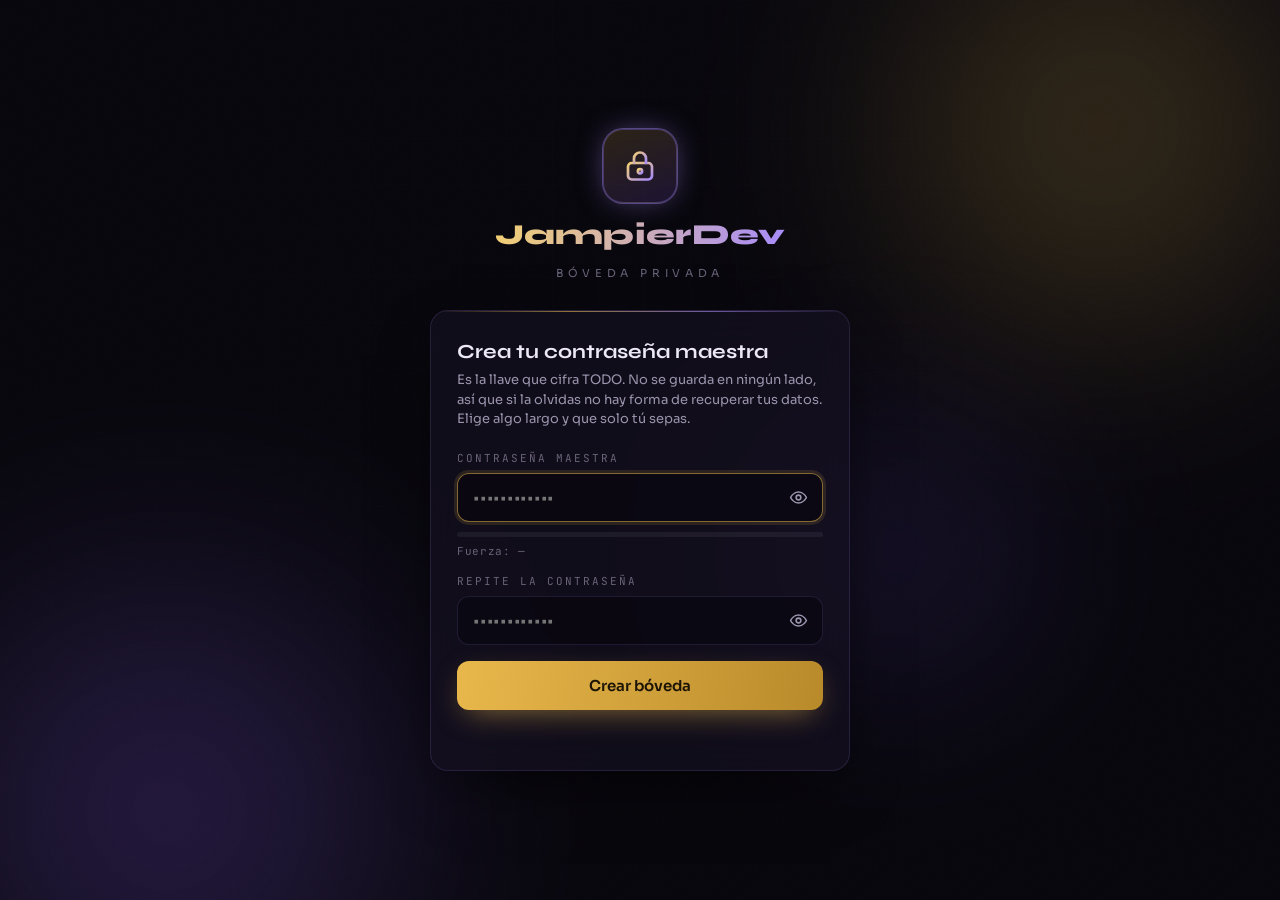
<file: index.html>
<!DOCTYPE html>
<html lang="es">
<head>
<meta charset="UTF-8" />
<meta name="viewport" content="width=device-width, initial-scale=1.0, maximum-scale=5.0" />
<meta name="theme-color" content="#07060c" />
<meta name="robots" content="noindex, nofollow, noarchive, nosnippet, noimageindex">
<meta name="googlebot" content="noindex, nofollow, noarchive, nosnippet">
<meta name="referrer" content="no-referrer">
<title>JampierDev · Bóveda</title>
<link rel="preconnect" href="https://fonts.googleapis.com">
<link rel="preconnect" href="https://fonts.gstatic.com" crossorigin>
<link href="https://fonts.googleapis.com/css2?family=Syne:wght@600;700;800&family=Sora:wght@300;400;500;600&family=JetBrains+Mono:wght@400;500;700&display=swap" rel="stylesheet">
<link rel="icon" type="image/png" href="img/Icon-Seguridad.png">
<link rel="apple-touch-icon" href="img/Icon-Seguridad.png">
<link rel="stylesheet" href="css/styles.css">
</head>
<body>
<div class="bg-fx"><div class="grid"></div><div class="orb g"></div><div class="orb p"></div><div class="orb p2"></div></div>

<!-- ===================== GATE ===================== -->
<div id="gate" class="center-screen">
  <div class="gate">
    <div class="brand">
      <div class="mark">
        <svg viewBox="0 0 24 24" fill="none" stroke="url(#gp)" stroke-width="1.8" stroke-linecap="round" stroke-linejoin="round">
          <defs><linearGradient id="gp" x1="0" y1="0" x2="1" y2="1"><stop offset="0" stop-color="#f2cf72"/><stop offset="1" stop-color="#a78bfa"/></linearGradient></defs>
          <rect x="4" y="10" width="16" height="11" rx="2.5"/><path d="M8 10V7a4 4 0 0 1 8 0v3"/><circle cx="12" cy="15.5" r="1.4"/>
        </svg>
      </div>
      <h1>JampierDev</h1>
      <div class="tag">Bóveda privada</div>
    </div>

    <!-- SETUP (first run) -->
    <div id="setupPanel" class="panel hidden">
      <h2>Crea tu contraseña maestra</h2>
      <p class="sub">Es la llave que cifra TODO. No se guarda en ningún lado, así que si la olvidas no hay forma de recuperar tus datos. Elige algo largo y que solo tú sepas.</p>
      <div class="field">
        <label>Contraseña maestra</label>
        <div class="inp-wrap">
          <input id="setupPw" class="inp pw" type="password" placeholder="••••••••••••" autocomplete="new-password">
          <button class="eye" data-eye="setupPw" type="button"></button>
        </div>
        <div class="meter"><i id="setupMeter"></i></div>
        <div class="meter-label" id="setupMeterLabel">Fuerza: —</div>
      </div>
      <div class="field">
        <label>Repite la contraseña</label>
        <div class="inp-wrap">
          <input id="setupPw2" class="inp pw" type="password" placeholder="••••••••••••" autocomplete="new-password">
          <button class="eye" data-eye="setupPw2" type="button"></button>
        </div>
      </div>
      <button id="setupBtn" class="btn btn-primary">Crear bóveda</button>
      <div id="setupMsg" class="gate-msg"></div>
    </div>

    <!-- UNLOCK -->
    <div id="unlockPanel" class="panel hidden">
      <h2>Bienvenido de vuelta</h2>
      <p class="sub">Ingresa tu contraseña maestra para descifrar tu bóveda.</p>
      <div class="field">
        <label>Contraseña maestra</label>
        <div class="inp-wrap">
          <input id="unlockPw" class="inp pw" type="password" placeholder="••••••••••••" autocomplete="current-password">
          <button class="eye" data-eye="unlockPw" type="button"></button>
        </div>
      </div>
      <button id="unlockBtn" class="btn btn-primary">Desbloquear</button>
      <div id="unlockMsg" class="gate-msg"></div>
      <div id="attemptsHint" class="attempts hidden">Intentos restantes: <b id="attemptsLeft">5</b></div>
    </div>

    <!-- LOCKOUT -->
    <div id="lockoutPanel" class="panel hidden">
      <div class="lockout-top">
        <div class="lockout-badge" id="lockoutBadge">
          <svg viewBox="0 0 24 24" fill="none" stroke="currentColor" stroke-width="1.8" stroke-linecap="round" stroke-linejoin="round"><rect x="4" y="11" width="16" height="10" rx="2"/><path d="M8 11V7a4 4 0 0 1 8 0v4"/><circle cx="12" cy="16" r="1.2" fill="currentColor"/></svg>
        </div>
        <h2 id="lockoutTitle">Acceso bloqueado</h2>
        <p class="sub" id="lockoutSub">Demasiados intentos fallidos. Espera a que el contador llegue a cero para volver a intentar.</p>
      </div>
      <div class="lockout" id="lockoutTimerBox">
        <div class="count" id="lockoutCount">05:00</div>
        <p id="lockoutCountLabel">Bloqueo temporal de seguridad</p>
      </div>
      <button id="lockoutReadyBtn" class="btn btn-primary hidden" style="margin-top:6px">Iniciar sesión</button>
    </div>
  </div>
</div>

<!-- ===================== APP ===================== -->
<div id="app" class="app">
  <header class="topbar">
    <div class="logo"><div class="dot"><svg viewBox="0 0 24 24" fill="none" stroke="currentColor" stroke-width="2" stroke-linecap="round" stroke-linejoin="round"><rect x="4" y="10" width="16" height="11" rx="2.5"/><path d="M8 10V7a4 4 0 0 1 8 0v3"/></svg></div><span>JampierDev</span></div>
    <div class="search">
      <svg viewBox="0 0 24 24" fill="none" stroke="currentColor" stroke-width="2" stroke-linecap="round"><circle cx="11" cy="11" r="7"/><path d="m20 20-3.5-3.5"/></svg>
      <input id="searchInput" type="text" placeholder="Buscar cuentas…">
    </div>
    <div class="tb-actions">
      <span class="vault-count" id="vaultCount"></span>
      <button class="icon-btn" id="themeBtn" title="Cambiar tema"><svg viewBox="0 0 24 24" fill="none" stroke="currentColor" stroke-width="2" stroke-linecap="round" stroke-linejoin="round"><circle cx="12" cy="12" r="5"/><path d="M12 1v2M12 21v2M4.22 4.22l1.42 1.42M18.36 18.36l1.42 1.42M1 12h2M21 12h2M4.22 19.78l1.42-1.42M18.36 5.64l1.42-1.42"/></svg></button>
      <button class="icon-btn" id="viewBtn" title="Cambiar vista"><svg viewBox="0 0 24 24" fill="none" stroke="currentColor" stroke-width="2" stroke-linecap="round" stroke-linejoin="round"><rect x="3" y="3" width="7" height="7"/><rect x="14" y="3" width="7" height="7"/><rect x="3" y="14" width="7" height="7"/><rect x="14" y="14" width="7" height="7"/></svg></button>
      <button class="icon-btn" id="fullscreenBtn" title="Pantalla completa"><svg viewBox="0 0 24 24" fill="none" stroke="currentColor" stroke-width="2" stroke-linecap="round" stroke-linejoin="round"><path d="M8 3H5a2 2 0 0 0-2 2v3m18 0V5a2 2 0 0 0-2-2h-3m0 18h3a2 2 0 0 0 2-2v-3M3 16v3a2 2 0 0 0 2 2h3"/></svg></button>
      <button class="icon-btn" id="lockBtn" title="Bloquear bóveda"><svg viewBox="0 0 24 24" fill="none" stroke="currentColor" stroke-width="2" stroke-linecap="round" stroke-linejoin="round"><rect x="4" y="11" width="16" height="10" rx="2"/><path d="M8 11V7a4 4 0 0 1 8 0v4"/></svg></button>
      <button class="icon-btn" id="menuBtn" title="Más"><svg viewBox="0 0 24 24" fill="none" stroke="currentColor" stroke-width="2" stroke-linecap="round"><circle cx="12" cy="5" r="1.6"/><circle cx="12" cy="12" r="1.6"/><circle cx="12" cy="19" r="1.6"/></svg></button>
      <button class="icon-btn add" id="addBtnTop" title="Agregar"><svg viewBox="0 0 24 24" fill="none" stroke="currentColor" stroke-width="2.2" stroke-linecap="round"><path d="M12 5v14M5 12h14"/></svg></button>
    </div>
  </header>

  <main>
    <div class="chips" id="chips"></div>
    <div class="sort-bar" id="sortBar">
      <button class="sort-btn" data-sort="date">Recientes</button>
      <button class="sort-btn" data-sort="az">A–Z</button>
      <button class="sort-btn" data-sort="cat">Categoría</button>
    </div>
    <div id="grid" class="grid"></div>
    <div id="empty" class="empty hidden">
      <div class="ico"><svg viewBox="0 0 24 24" fill="none" stroke="currentColor" stroke-width="1.5" stroke-linecap="round" stroke-linejoin="round"><rect x="4" y="10" width="16" height="11" rx="2.5"/><path d="M8 10V7a4 4 0 0 1 8 0v3"/></svg></div>
      <h3>Tu bóveda está vacía</h3>
      <p>Empieza guardando tu primera cuenta: correos, redes, bancos, streaming… todo cifrado solo para ti.</p>
      <button class="btn btn-primary" id="addBtnEmpty"><svg viewBox="0 0 24 24" fill="none" stroke="currentColor" stroke-width="2.2" stroke-linecap="round"><path d="M12 5v14M5 12h14"/></svg> Agregar cuenta</button>
    </div>
  </main>
  <button class="fab" id="fab"><svg viewBox="0 0 24 24" fill="none" stroke="currentColor" stroke-width="2.4" stroke-linecap="round"><path d="M12 5v14M5 12h14"/></svg></button>
</div>

<div class="toasts" id="toasts"></div>

<script src="js/app.js"></script>
</body>
</html>
</file>
<file: css/styles.css>
:root{
  --bg:#07060c;
  --bg-2:#0b0913;
  --surface:rgba(22,18,34,0.66);
  --surface-solid:#14101f;
  --line:rgba(168,139,250,0.14);
  --line-strong:rgba(168,139,250,0.28);
  --txt:#ece8f5;
  --txt-dim:#9b94ad;
  --txt-faint:#6a6379;
  --gold:#e9b84c;
  --gold-soft:#f2cf72;
  --gold-deep:#b98a2a;
  --purple:#a78bfa;
  --purple-2:#8b5cf6;
  --purple-deep:#6d4ad6;
  --danger:#ff5575;
  --danger-soft:#ff849c;
  --ok:#52e0a8;
  --radius:18px;
  --radius-sm:12px;
  --shadow:0 24px 60px -20px rgba(0,0,0,0.75);
  --glow-gold:0 0 0 1px rgba(233,184,76,0.35), 0 0 28px -6px rgba(233,184,76,0.5);
  --glow-purple:0 0 0 1px rgba(167,139,250,0.4), 0 0 30px -6px rgba(167,139,250,0.55);
}
*{box-sizing:border-box;margin:0;padding:0}
html,body{height:100%}
body{
  font-family:'Sora',system-ui,sans-serif;
  background:var(--bg);
  color:var(--txt);
  -webkit-font-smoothing:antialiased;
  overflow-x:hidden;
  position:relative;
  min-height:100vh;
}
/* atmosphere */
.bg-fx{position:fixed;inset:0;z-index:-2;overflow:hidden;pointer-events:none}
.orb{position:absolute;border-radius:50%;filter:blur(90px);opacity:.5;animation:drift 22s ease-in-out infinite}
.orb.g{width:48vw;height:48vw;background:radial-gradient(circle,rgba(233,184,76,.5),transparent 70%);top:-14vw;right:-10vw}
.orb.p{width:54vw;height:54vw;background:radial-gradient(circle,rgba(139,92,246,.55),transparent 70%);bottom:-20vw;left:-14vw;animation-delay:-8s}
.orb.p2{width:30vw;height:30vw;background:radial-gradient(circle,rgba(109,74,214,.45),transparent 70%);top:40%;left:55%;animation-delay:-14s}
@keyframes drift{0%,100%{transform:translate(0,0) scale(1)}50%{transform:translate(4%, -4%) scale(1.08)}}
.bg-fx::after{content:"";position:absolute;inset:0;
  background-image:url("data:image/svg+xml,%3Csvg xmlns='http://www.w3.org/2000/svg' width='120' height='120'%3E%3Cfilter id='n'%3E%3CfeTurbulence type='fractalNoise' baseFrequency='0.9' numOctaves='3'/%3E%3C/filter%3E%3Crect width='100%25' height='100%25' filter='url(%23n)' opacity='0.5'/%3E%3C/svg%3E");
  opacity:.04;mix-blend-mode:overlay}
.bg-fx .grid{position:absolute;inset:0;opacity:.35;
  background-image:linear-gradient(rgba(168,139,250,.04) 1px,transparent 1px),linear-gradient(90deg,rgba(168,139,250,.04) 1px,transparent 1px);
  background-size:46px 46px;mask-image:radial-gradient(circle at 50% 30%,#000,transparent 80%)}

/* ===== generic ===== */
.mono{font-family:'JetBrains Mono',monospace}
button{font-family:inherit;cursor:pointer;border:none;background:none;color:inherit}
input,select,textarea{font-family:inherit;color:inherit}
.hidden{display:none !important}
.center-screen{min-height:100vh;display:grid;place-items:center;padding:24px}

/* ===== gate (lock / setup) ===== */
.gate{width:100%;max-width:420px;animation:rise .7s cubic-bezier(.2,.8,.2,1) both}
@keyframes rise{from{opacity:0;transform:translateY(22px) scale(.98)}to{opacity:1;transform:none}}
.brand{display:flex;flex-direction:column;align-items:center;gap:14px;margin-bottom:30px}
.brand .mark{
  width:74px;height:74px;border-radius:20px;display:grid;place-items:center;position:relative;
  background:linear-gradient(160deg,rgba(233,184,76,.16),rgba(139,92,246,.16));
  border:1px solid var(--line-strong);
  box-shadow:var(--glow-purple);
}
.brand .mark svg{width:36px;height:36px}
.brand h1{font-family:'Syne',sans-serif;font-weight:800;font-size:29px;letter-spacing:.01em;
  background:linear-gradient(100deg,var(--gold-soft),var(--purple));-webkit-background-clip:text;background-clip:text;color:transparent}
.brand .tag{font-size:11px;letter-spacing:.42em;text-transform:uppercase;color:var(--txt-faint)}

.panel{
  background:var(--surface);backdrop-filter:blur(22px);-webkit-backdrop-filter:blur(22px);
  border:1px solid var(--line);border-radius:var(--radius);padding:28px 26px;box-shadow:var(--shadow);position:relative;overflow:hidden}
.panel::before{content:"";position:absolute;top:0;left:0;right:0;height:1px;background:linear-gradient(90deg,transparent,rgba(233,184,76,.6),rgba(167,139,250,.6),transparent)}
.panel h2{font-family:'Syne',sans-serif;font-weight:700;font-size:20px;margin-bottom:6px}
.panel .sub{font-size:13px;color:var(--txt-dim);margin-bottom:22px;line-height:1.5}

.field{margin-bottom:16px}
.field label{display:block;font-size:11px;letter-spacing:.18em;text-transform:uppercase;color:var(--txt-faint);margin-bottom:8px;font-family:'JetBrains Mono',monospace}
.inp-wrap{position:relative;display:flex;align-items:center}
.inp{width:100%;background:rgba(8,6,14,.6);border:1px solid var(--line);border-radius:var(--radius-sm);
  padding:14px 15px;font-size:15px;transition:.2s;outline:none}
.inp:focus{border-color:rgba(233,184,76,.55);box-shadow:0 0 0 3px rgba(233,184,76,.12)}
.inp.pw{padding-right:46px;letter-spacing:.05em}
.eye{position:absolute;right:8px;width:34px;height:34px;border-radius:9px;display:grid;place-items:center;color:var(--txt-dim);transition:.18s}
.eye:hover{color:var(--gold);background:rgba(233,184,76,.08)}
.eye svg{width:19px;height:19px}

.btn{display:inline-flex;align-items:center;justify-content:center;gap:9px;width:100%;
  padding:15px;border-radius:var(--radius-sm);font-weight:600;font-size:15px;transition:.22s;position:relative;overflow:hidden}
.btn-primary{background:linear-gradient(100deg,var(--gold),var(--gold-deep));color:#1c1405;box-shadow:0 10px 30px -10px rgba(233,184,76,.6)}
.btn-primary:hover{transform:translateY(-2px);box-shadow:0 16px 38px -10px rgba(233,184,76,.75)}
.btn-primary:active{transform:translateY(0)}
.btn-ghost{background:rgba(167,139,250,.08);border:1px solid var(--line);color:var(--txt)}
.btn-ghost:hover{border-color:var(--line-strong);background:rgba(167,139,250,.14)}
.btn-danger{background:linear-gradient(100deg,var(--danger),#d63a59);color:#fff}
.btn-danger:hover{transform:translateY(-2px)}
.btn svg{width:18px;height:18px}
.btn:disabled{opacity:.5;cursor:not-allowed;transform:none !important}
.btn.loading,.btn.success{opacity:1 !important}
.btn .spinner{width:19px;height:19px;border-radius:50%;border:2.5px solid rgba(28,20,5,.28);border-top-color:#1c1405;animation:spin .7s linear infinite;flex-shrink:0}
@keyframes spin{to{transform:rotate(360deg)}}
.btn.success{background:linear-gradient(100deg,var(--ok),#2bb583) !important;color:#06140d !important;box-shadow:0 12px 32px -10px rgba(82,224,168,.65) !important;transform:none !important}
.btn.success .chk{width:21px;height:21px;animation:popchk .45s cubic-bezier(.2,.9,.3,1.4)}
@keyframes popchk{0%{transform:scale(0) rotate(-20deg);opacity:0}100%{transform:scale(1) rotate(0);opacity:1}}
.verify-hint{font-size:11px;color:var(--txt-faint);text-align:center;margin-top:11px;font-family:'JetBrains Mono',monospace;letter-spacing:.1em;opacity:0;transition:.3s}
.verify-hint.show{opacity:1}

.gate-msg{font-size:13px;margin-top:14px;text-align:center;min-height:18px;transition:.2s}
.gate-msg.err{color:var(--danger-soft)}
.gate-msg.ok{color:var(--ok)}

/* strength meter */
.meter{height:5px;border-radius:99px;background:rgba(255,255,255,.06);margin-top:10px;overflow:hidden}
.meter > i{display:block;height:100%;width:0;border-radius:99px;transition:.35s}
.meter-label{font-size:11px;margin-top:7px;color:var(--txt-faint);font-family:'JetBrains Mono',monospace;letter-spacing:.06em}

/* lockout */
.lockout-top{text-align:center;margin-bottom:20px}
.lockout-badge{width:68px;height:68px;border-radius:20px;margin:0 auto 16px;display:grid;place-items:center;background:rgba(255,85,117,.12);border:1px solid rgba(255,85,117,.28);color:var(--danger);transition:.5s}
.lockout-badge svg{width:30px;height:30px}
.lockout{text-align:center;padding:8px 0}
.lockout .count{font-family:'JetBrains Mono',monospace;font-size:48px;font-weight:700;color:var(--danger);letter-spacing:.04em;text-shadow:0 0 28px rgba(255,85,117,.55);transition:.5s}
.lockout p{color:var(--txt-dim);font-size:13px;margin-top:6px;transition:.4s}

/* idle session modal icon */
.idle-icon{width:70px;height:70px;border-radius:20px;margin:0 auto;display:grid;place-items:center;background:linear-gradient(160deg,rgba(233,184,76,.12),rgba(167,139,250,.12));border:1px solid var(--line-strong);color:var(--gold);box-shadow:var(--glow-purple)}
.idle-icon svg{width:32px;height:32px}
.attempts{font-size:11px;color:var(--txt-faint);text-align:center;margin-top:14px;font-family:'JetBrains Mono',monospace;letter-spacing:.08em}
.attempts b{color:var(--danger-soft)}

/* ===== app ===== */
.app{min-height:100vh;display:none;flex-direction:column}
.topbar{position:sticky;top:0;z-index:30;display:flex;align-items:center;gap:14px;padding:14px 20px;
  background:rgba(7,6,12,.72);backdrop-filter:blur(18px);-webkit-backdrop-filter:blur(18px);border-bottom:1px solid var(--line)}
.topbar .logo{display:flex;align-items:center;gap:10px;font-family:'Syne',sans-serif;font-weight:800;letter-spacing:.14em;font-size:18px;white-space:nowrap}
.topbar .logo .dot{width:26px;height:26px;border-radius:8px;background:linear-gradient(150deg,var(--gold),var(--purple));display:grid;place-items:center}
.topbar .logo .dot svg{width:15px;height:15px;color:#0c0913}
.topbar .logo span{background:linear-gradient(100deg,var(--gold-soft),var(--purple));-webkit-background-clip:text;background-clip:text;color:transparent}
.search{flex:1;max-width:520px;position:relative;display:flex;align-items:center}
.search svg{position:absolute;left:13px;width:17px;height:17px;color:var(--txt-faint);pointer-events:none}
.search input{width:100%;background:rgba(8,6,14,.6);border:1px solid var(--line);border-radius:12px;padding:11px 13px 11px 38px;font-size:14px;outline:none;transition:.2s}
.search input:focus{border-color:rgba(167,139,250,.5);box-shadow:0 0 0 3px rgba(167,139,250,.12)}
.tb-actions{display:flex;gap:8px;align-items:center}
.icon-btn{width:42px;height:42px;border-radius:12px;display:grid;place-items:center;color:var(--txt-dim);border:1px solid var(--line);background:rgba(167,139,250,.05);transition:.2s}
.icon-btn:hover{color:var(--gold);border-color:var(--line-strong);background:rgba(233,184,76,.08)}
.icon-btn svg{width:19px;height:19px}
.icon-btn.add{background:linear-gradient(100deg,var(--gold),var(--gold-deep));color:#1c1405;border:none}
.icon-btn.add:hover{transform:translateY(-2px);box-shadow:0 10px 26px -8px rgba(233,184,76,.6);color:#1c1405}

/* menu */
.menu-pop{position:absolute;top:60px;right:20px;z-index:40;min-width:210px;background:var(--surface-solid);
  border:1px solid var(--line-strong);border-radius:14px;padding:7px;box-shadow:var(--shadow);animation:pop .16s ease both}
@keyframes pop{from{opacity:0;transform:translateY(-6px) scale(.97)}to{opacity:1;transform:none}}
.menu-pop button{display:flex;align-items:center;gap:11px;width:100%;padding:11px 12px;border-radius:9px;font-size:14px;color:var(--txt);transition:.15s;text-align:left}
.menu-pop button:hover{background:rgba(167,139,250,.12)}
.menu-pop button svg{width:17px;height:17px;color:var(--txt-dim)}
.menu-pop button.danger{color:var(--danger-soft)}
.menu-pop button.danger svg{color:var(--danger-soft)}
.menu-pop hr{border:none;border-top:1px solid var(--line);margin:5px 2px}

main{flex:1;max-width:1180px;width:100%;margin:0 auto;padding:22px 20px 120px}

/* filter chips */
.chips{display:flex;gap:9px;flex-wrap:wrap;margin-bottom:22px}
.chip{display:inline-flex;align-items:center;gap:7px;padding:8px 14px;border-radius:99px;font-size:13px;font-weight:500;
  border:1px solid var(--line);background:rgba(167,139,250,.05);color:var(--txt-dim);transition:.2s;white-space:nowrap}
.chip svg{width:15px;height:15px}
.chip:hover{border-color:var(--line-strong);color:var(--txt)}
.chip.active{background:linear-gradient(100deg,rgba(233,184,76,.18),rgba(167,139,250,.18));color:var(--txt);border-color:rgba(233,184,76,.5);box-shadow:0 0 0 1px rgba(233,184,76,.2)}
.chip .n{font-size:11px;font-family:'JetBrains Mono',monospace;color:var(--txt-faint);background:rgba(0,0,0,.3);padding:1px 7px;border-radius:99px}

/* cards grid */
.grid{display:grid;grid-template-columns:repeat(auto-fill,minmax(290px,1fr));gap:16px}
.card{background:var(--surface);backdrop-filter:blur(16px);-webkit-backdrop-filter:blur(16px);
  border:1px solid var(--line);border-radius:var(--radius);padding:18px;position:relative;overflow:hidden;
  transition:.25s;animation:cardin .5s ease both}
@keyframes cardin{from{opacity:0;transform:translateY(14px)}to{opacity:1;transform:none}}
.card:hover{border-color:var(--line-strong);transform:translateY(-3px);box-shadow:var(--shadow)}
.card::before{content:"";position:absolute;top:0;left:18px;right:18px;height:2px;border-radius:2px;opacity:.7}
.card[data-cat="email"]::before{background:linear-gradient(90deg,var(--gold),transparent)}
.card[data-cat="social"]::before{background:linear-gradient(90deg,var(--purple),transparent)}
.card[data-cat="bank"]::before{background:linear-gradient(90deg,var(--ok),transparent)}
.card[data-cat="streaming"]::before{background:linear-gradient(90deg,var(--danger),transparent)}
.card[data-cat="other"]::before{background:linear-gradient(90deg,#7d8af0,transparent)}
.card-head{display:flex;align-items:flex-start;gap:12px;margin-bottom:16px}
.cat-ico{width:42px;height:42px;border-radius:12px;display:grid;place-items:center;flex-shrink:0;border:1px solid var(--line)}
.cat-ico svg{width:21px;height:21px}
.cat-ico.email{background:rgba(233,184,76,.12);color:var(--gold)}
.cat-ico.social{background:rgba(167,139,250,.12);color:var(--purple)}
.cat-ico.bank{background:rgba(82,224,168,.12);color:var(--ok)}
.cat-ico.streaming{background:rgba(255,85,117,.12);color:var(--danger)}
.cat-ico.other{background:rgba(125,138,240,.12);color:#9aa6f5}
.card-head .t{flex:1;min-width:0}
.card-head .t h3{font-size:16px;font-weight:600;white-space:nowrap;overflow:hidden;text-overflow:ellipsis}
.card-head .t .badge{font-size:10px;letter-spacing:.14em;text-transform:uppercase;color:var(--txt-faint);font-family:'JetBrains Mono',monospace;margin-top:3px;display:block}
.row{display:flex;align-items:center;gap:8px;padding:9px 0;border-top:1px solid rgba(255,255,255,.04)}
.row .rk{font-size:10px;letter-spacing:.12em;text-transform:uppercase;color:var(--txt-faint);font-family:'JetBrains Mono',monospace;width:62px;flex-shrink:0}
.row .rv{flex:1;min-width:0;font-size:14px;white-space:nowrap;overflow:hidden;text-overflow:ellipsis;color:var(--txt)}
.row .rv.dots{letter-spacing:.18em;color:var(--txt-dim)}
.row .rv a{color:var(--purple);text-decoration:none}
.row .rv a:hover{text-decoration:underline}
.mini{width:30px;height:30px;border-radius:8px;display:grid;place-items:center;color:var(--txt-faint);transition:.15s;flex-shrink:0}
.mini:hover{color:var(--gold);background:rgba(233,184,76,.1)}
.mini svg{width:15px;height:15px}
.card-foot{display:flex;gap:8px;margin-top:14px;padding-top:13px;border-top:1px solid var(--line)}
.card-foot button{flex:1;padding:9px;border-radius:10px;font-size:13px;font-weight:500;display:flex;align-items:center;justify-content:center;gap:6px;transition:.18s}
.card-foot button svg{width:15px;height:15px}
.card-foot .edit{background:rgba(167,139,250,.1);color:var(--purple);border:1px solid var(--line)}
.card-foot .edit:hover{background:rgba(167,139,250,.18)}
.card-foot .del{background:rgba(255,85,117,.08);color:var(--danger-soft);border:1px solid rgba(255,85,117,.18)}
.card-foot .del:hover{background:rgba(255,85,117,.16)}
.notes-row{font-size:12px;color:var(--txt-dim);line-height:1.5;padding:9px 0 2px;border-top:1px solid rgba(255,255,255,.04);white-space:pre-wrap;word-break:break-word}

/* empty */
.empty{text-align:center;padding:70px 20px;color:var(--txt-faint)}
.empty .ico{width:90px;height:90px;margin:0 auto 20px;border-radius:24px;display:grid;place-items:center;
  background:linear-gradient(160deg,rgba(233,184,76,.08),rgba(167,139,250,.08));border:1px solid var(--line)}
.empty .ico svg{width:42px;height:42px;color:var(--txt-dim)}
.empty h3{font-family:'Syne',sans-serif;font-size:19px;color:var(--txt-dim);margin-bottom:8px}
.empty p{font-size:14px;max-width:340px;margin:0 auto 22px;line-height:1.6}
.empty .btn{max-width:230px;margin:0 auto}

/* ===== modal ===== */
.overlay{position:fixed;inset:0;z-index:100;background:rgba(4,3,8,.72);backdrop-filter:blur(8px);-webkit-backdrop-filter:blur(8px);
  display:grid;place-items:center;padding:20px;animation:fade .2s ease both}
@keyframes fade{from{opacity:0}to{opacity:1}}
.modal{width:100%;max-width:480px;max-height:90vh;overflow-y:auto;background:var(--surface-solid);
  border:1px solid var(--line-strong);border-radius:22px;box-shadow:var(--shadow);animation:modalin .28s cubic-bezier(.2,.8,.2,1) both}
@keyframes modalin{from{opacity:0;transform:translateY(24px) scale(.96)}to{opacity:1;transform:none}}
.modal::-webkit-scrollbar{width:8px}
.modal::-webkit-scrollbar-thumb{background:var(--line-strong);border-radius:99px}
.modal-head{position:sticky;top:0;background:var(--surface-solid);display:flex;align-items:center;justify-content:space-between;
  padding:22px 24px 16px;border-bottom:1px solid var(--line);z-index:2}
.modal-head h2{font-family:'Syne',sans-serif;font-size:20px;font-weight:700}
.modal-head .x{width:36px;height:36px;border-radius:10px;display:grid;place-items:center;color:var(--txt-dim);transition:.15s}
.modal-head .x:hover{background:rgba(255,85,117,.12);color:var(--danger-soft)}
.modal-head .x svg{width:20px;height:20px}
.modal-body{padding:22px 24px}
.modal-foot{display:flex;gap:11px;padding:0 24px 24px}
.modal-foot .btn{width:auto;flex:1}

/* category picker */
.cat-pick{display:grid;grid-template-columns:repeat(5,1fr);gap:8px;margin-bottom:6px}
.cat-opt{display:flex;flex-direction:column;align-items:center;gap:6px;padding:11px 4px;border-radius:12px;
  border:1px solid var(--line);background:rgba(167,139,250,.04);color:var(--txt-faint);transition:.18s;font-size:10px;text-align:center}
.cat-opt svg{width:20px;height:20px}
.cat-opt:hover{border-color:var(--line-strong);color:var(--txt-dim)}
.cat-opt.sel{color:var(--txt);border-color:rgba(233,184,76,.55);background:rgba(233,184,76,.1);box-shadow:0 0 0 1px rgba(233,184,76,.2)}

.gen-row{display:flex;gap:8px;align-items:center;margin-top:9px}
.gen-row button{padding:9px 12px;border-radius:10px;font-size:12px;font-weight:500;display:inline-flex;align-items:center;gap:6px;
  background:rgba(167,139,250,.1);border:1px solid var(--line);color:var(--purple);transition:.18s;white-space:nowrap}
.gen-row button:hover{background:rgba(167,139,250,.18)}
.gen-row button svg{width:14px;height:14px}
textarea.inp{resize:vertical;min-height:74px;line-height:1.5}

/* toast */
.toasts{position:fixed;bottom:24px;left:50%;transform:translateX(-50%);z-index:200;display:flex;flex-direction:column;gap:10px;align-items:center;width:max-content;max-width:92vw}
.toast{display:flex;align-items:center;gap:11px;padding:13px 18px;border-radius:13px;font-size:14px;font-weight:500;
  background:var(--surface-solid);border:1px solid var(--line-strong);box-shadow:var(--shadow);animation:toastin .3s cubic-bezier(.2,.8,.2,1) both}
.toast.out{animation:toastout .3s ease forwards}
@keyframes toastin{from{opacity:0;transform:translateY(18px) scale(.95)}to{opacity:1;transform:none}}
@keyframes toastout{to{opacity:0;transform:translateY(12px) scale(.96)}}
.toast svg{width:18px;height:18px;flex-shrink:0}
.toast.ok{border-color:rgba(82,224,168,.4)}
.toast.ok svg{color:var(--ok)}
.toast.err{border-color:rgba(255,85,117,.4)}
.toast.err svg{color:var(--danger)}
.toast.info svg{color:var(--gold)}

/* fab mobile */
.fab{display:none;position:fixed;bottom:24px;right:20px;z-index:50;width:58px;height:58px;border-radius:18px;
  background:linear-gradient(120deg,var(--gold),var(--gold-deep));color:#1c1405;place-items:center;
  box-shadow:0 14px 34px -8px rgba(233,184,76,.6)}
.fab svg{width:26px;height:26px}

/* ===== tablet (681px – 1024px) ===== */
@media(min-width:681px) and (max-width:1024px){
  main{padding:20px 18px 100px}
  .grid{grid-template-columns:repeat(2,1fr);gap:14px}
  .modal{max-width:520px}
  .list-card{padding:12px 18px}
  .list-actions{gap:4px}
}

/* ===== mobile (≤ 680px) ===== */
@media(max-width:680px){
  .topbar{flex-wrap:wrap;gap:10px;padding:12px 14px;
    padding-left:max(14px, env(safe-area-inset-left));
    padding-right:max(14px, env(safe-area-inset-right))}
  .topbar .logo span{display:none}
  .search{order:3;flex-basis:100%;max-width:none}
  .tb-actions{margin-left:auto;gap:5px}
  .icon-btn.add{display:none}
  .fab{display:grid;
    bottom:max(24px, calc(16px + env(safe-area-inset-bottom)));
    right:max(20px, env(safe-area-inset-right))}
  main{padding:18px 14px 110px;
    padding-left:max(14px, env(safe-area-inset-left));
    padding-right:max(14px, env(safe-area-inset-right));
    padding-bottom:max(110px, calc(90px + env(safe-area-inset-bottom)))}
  .grid{grid-template-columns:1fr}
  .cat-pick{grid-template-columns:repeat(5,1fr);gap:5px}
  .cat-opt{padding:9px 2px;font-size:9px}
  /* modal centrado en móvil */
  .overlay{padding:14px}
  .modal{max-width:100%;max-height:92dvh;border-radius:18px}
  .modal-foot{flex-direction:column-reverse;
    padding-bottom:max(20px, calc(12px + env(safe-area-inset-bottom)))}
  /* botones de acción más grandes para touch */
  .mini{width:38px;height:38px}
  .card-foot button{padding:11px}
  /* toasts sobre la barra de inicio en iOS */
  .toasts{bottom:max(80px, calc(70px + env(safe-area-inset-bottom)))}
  .menu-pop{right:14px}
  /* chips y sort-bar scroll horizontal */
  .chips{flex-wrap:nowrap;overflow-x:auto;padding-bottom:4px;scrollbar-width:none}
  .chips::-webkit-scrollbar{display:none}
  .sort-bar{flex-wrap:nowrap;overflow-x:auto;padding-bottom:4px;scrollbar-width:none}
  .sort-bar::-webkit-scrollbar{display:none}
  /* list view compacta en móvil */
  .list-card{gap:8px;padding:10px 12px}
  .list-pw-dots{display:none}       /* se ocultan los puntos; copy button sigue disponible */
  .list-card .fav-btn{width:24px;height:24px}
  .list-card .fav-btn svg{width:13px;height:13px}
  .list-actions{gap:2px}
}

/* ===== phones muy pequeños (≤ 360px) ===== */
@media(max-width:360px){
  .brand h1{font-size:24px}
  .panel{padding:22px 18px}
  .modal-body{padding:18px}
  .modal-head{padding:18px 18px 14px}
  .modal-foot{padding:0 18px 20px}
  .cat-opt{font-size:8px;padding:8px 1px}
  .inp{padding:12px 13px;font-size:14px}
  .btn{font-size:14px;padding:13px}
  /* topbar aún más compacto */
  #themeBtn{display:none}
  .icon-btn{width:36px;height:36px}
  .sort-btn{font-size:11px;padding:5px 10px}
}

/* ===== sort bar ===== */
.sort-bar{display:flex;align-items:center;gap:8px;margin-bottom:16px;flex-wrap:wrap}
.sort-btn{padding:6px 14px;border-radius:99px;font-size:12px;font-weight:500;border:1px solid var(--line);background:rgba(167,139,250,.05);color:var(--txt-dim);transition:.18s}
.sort-btn:hover{border-color:var(--line-strong);color:var(--txt)}
.sort-btn.active{background:rgba(167,139,250,.15);border-color:var(--purple);color:var(--purple);font-weight:600}

/* vault count */
.vault-count{font-size:12px;color:var(--txt-faint);font-family:'JetBrains Mono',monospace;letter-spacing:.06em;white-space:nowrap}

/* favorite button */
.fav-btn{width:28px;height:28px;display:grid;place-items:center;border-radius:8px;color:var(--txt-faint);transition:.18s;flex-shrink:0}
.fav-btn svg{width:15px;height:15px}
.fav-btn:hover{color:var(--gold);background:rgba(233,184,76,.1)}
.fav-btn.active{color:var(--gold)}
.fav-chip{border-color:rgba(233,184,76,.35) !important}
.fav-chip.active{background:linear-gradient(100deg,rgba(233,184,76,.18),rgba(167,139,250,.12)) !important;border-color:var(--gold) !important;color:var(--gold-soft) !important}

/* expiry badges */
.exp-red{color:var(--danger);font-weight:600}
.exp-yellow{color:var(--gold);font-weight:600}
.exp-ok{color:var(--txt-dim)}

/* password history in modal */
.pw-history{display:flex;flex-direction:column;gap:6px}
.pw-hist-row{display:flex;align-items:center;gap:8px;padding:8px 10px;border-radius:10px;background:rgba(167,139,250,.05);border:1px solid var(--line)}

/* ===== list view ===== */
.list-view{display:flex;flex-direction:column;gap:8px}
.list-card{display:flex;align-items:center;gap:12px;background:var(--surface);backdrop-filter:blur(16px);-webkit-backdrop-filter:blur(16px);border:1px solid var(--line);border-radius:var(--radius-sm);padding:12px 16px;transition:.22s;animation:cardin .4s ease both;position:relative;overflow:hidden}
.list-card::before{content:"";position:absolute;left:0;top:6px;bottom:6px;width:3px;border-radius:2px;opacity:.7}
.list-card[data-cat="email"]::before{background:var(--gold)}
.list-card[data-cat="social"]::before{background:var(--purple)}
.list-card[data-cat="bank"]::before{background:var(--ok)}
.list-card[data-cat="streaming"]::before{background:var(--danger)}
.list-card[data-cat="other"]::before{background:#7d8af0}
.list-card:hover{border-color:var(--line-strong);transform:translateX(4px);box-shadow:var(--shadow)}
.list-info{flex:1;min-width:0}
.list-title{font-size:15px;font-weight:600;display:block;white-space:nowrap;overflow:hidden;text-overflow:ellipsis}
.list-sub{font-size:12px;color:var(--txt-dim);display:block;margin-top:2px;white-space:nowrap;overflow:hidden;text-overflow:ellipsis}
.list-actions{display:flex;align-items:center;gap:3px;flex-shrink:0}
.list-pw-dots{font-size:11px;letter-spacing:.16em;color:var(--txt-dim);max-width:70px;overflow:hidden;white-space:nowrap}

/* ===== export choice ===== */
.export-opt{display:flex;align-items:center;gap:14px;padding:16px;border-radius:14px;border:1px solid var(--line);background:rgba(167,139,250,.04);text-align:left;transition:.18s;width:100%}
.export-opt:hover{border-color:var(--line-strong);background:rgba(167,139,250,.08);transform:translateY(-1px)}
.export-opt-icon{width:44px;height:44px;border-radius:12px;display:grid;place-items:center;flex-shrink:0}
.export-opt-icon svg{width:22px;height:22px}
.export-opt-text{display:flex;flex-direction:column;gap:4px}
.export-opt-text strong{font-size:15px;font-weight:600;color:var(--txt)}
.export-opt-text span{font-size:12px;color:var(--txt-dim);line-height:1.4}

/* ===== light theme ===== */
[data-theme="light"]{
  --bg:#f0edf8;--bg-2:#e8e2f5;
  --surface:rgba(255,255,255,.78);--surface-solid:#ffffff;
  --line:rgba(139,92,246,.13);--line-strong:rgba(139,92,246,.28);
  --txt:#1a1333;--txt-dim:#5a4d7a;--txt-faint:#9480b8;
}
[data-theme="light"] body{background:var(--bg)}
[data-theme="light"] .orb{opacity:.18}
[data-theme="light"] .topbar{background:rgba(38,30,72,0.92);border-bottom:1px solid rgba(100,80,200,.35);box-shadow:0 2px 20px rgba(20,12,50,.35)}
[data-theme="light"] .topbar .search input{background:rgba(255,255,255,.15);border-color:rgba(255,255,255,.2);color:#fff}
[data-theme="light"] .topbar .search input::placeholder{color:rgba(255,255,255,.5)}
[data-theme="light"] .topbar .search svg{color:rgba(255,255,255,.5)}
[data-theme="light"] .vault-count{color:rgba(255,255,255,.7)}
[data-theme="light"] .icon-btn{color:rgba(255,255,255,.85)}
[data-theme="light"] .icon-btn:hover{background:rgba(255,255,255,.12)}
[data-theme="light"] .icon-btn.add{background:var(--gold);color:#0c0913}
[data-theme="light"] .inp{background:rgba(255,255,255,.9)}
[data-theme="light"] .search input{background:rgba(255,255,255,.9)}
[data-theme="light"] .modal,[data-theme="light"] .modal-head{background:#fff}
[data-theme="light"] .menu-pop{background:#fff}
/* chips */
[data-theme="light"] .chip{background:rgba(139,92,246,.12);border-color:rgba(139,92,246,.3)}
[data-theme="light"] .chip.active{background:linear-gradient(100deg,rgba(233,184,76,.3),rgba(167,139,250,.3));border-color:rgba(233,184,76,.65)}
[data-theme="light"] .chip .n{background:rgba(0,0,0,.12);color:var(--txt-dim)}
/* sort buttons */
[data-theme="light"] .sort-btn{background:rgba(139,92,246,.1);border-color:rgba(139,92,246,.28)}
[data-theme="light"] .sort-btn.active{background:rgba(139,92,246,.22);border-color:var(--purple-2)}
/* cards */
[data-theme="light"] .card{background:#fff;border-color:rgba(139,92,246,.22);box-shadow:0 4px 18px rgba(80,60,160,.1)}
[data-theme="light"] .card:hover{box-shadow:0 8px 28px rgba(80,60,160,.16)}
[data-theme="light"] .row{border-top-color:rgba(139,92,246,.1)}
[data-theme="light"] .notes-row{border-top-color:rgba(139,92,246,.1)}
[data-theme="light"] .card-foot{border-top-color:rgba(139,92,246,.14)}
[data-theme="light"] .list-card{background:#fff;border-color:rgba(139,92,246,.22);box-shadow:0 2px 10px rgba(80,60,160,.08)}
[data-theme="light"] .export-opt{background:rgba(139,92,246,.05);border-color:rgba(139,92,246,.2)}
[data-theme="light"] .export-opt:hover{background:rgba(139,92,246,.1)}

/* mobile tweaks for new buttons */
@media(max-width:680px){
  .vault-count{display:none}
  #fullscreenBtn{display:none}
}

::selection{background:rgba(233,184,76,.3);color:#fff}
</file>
